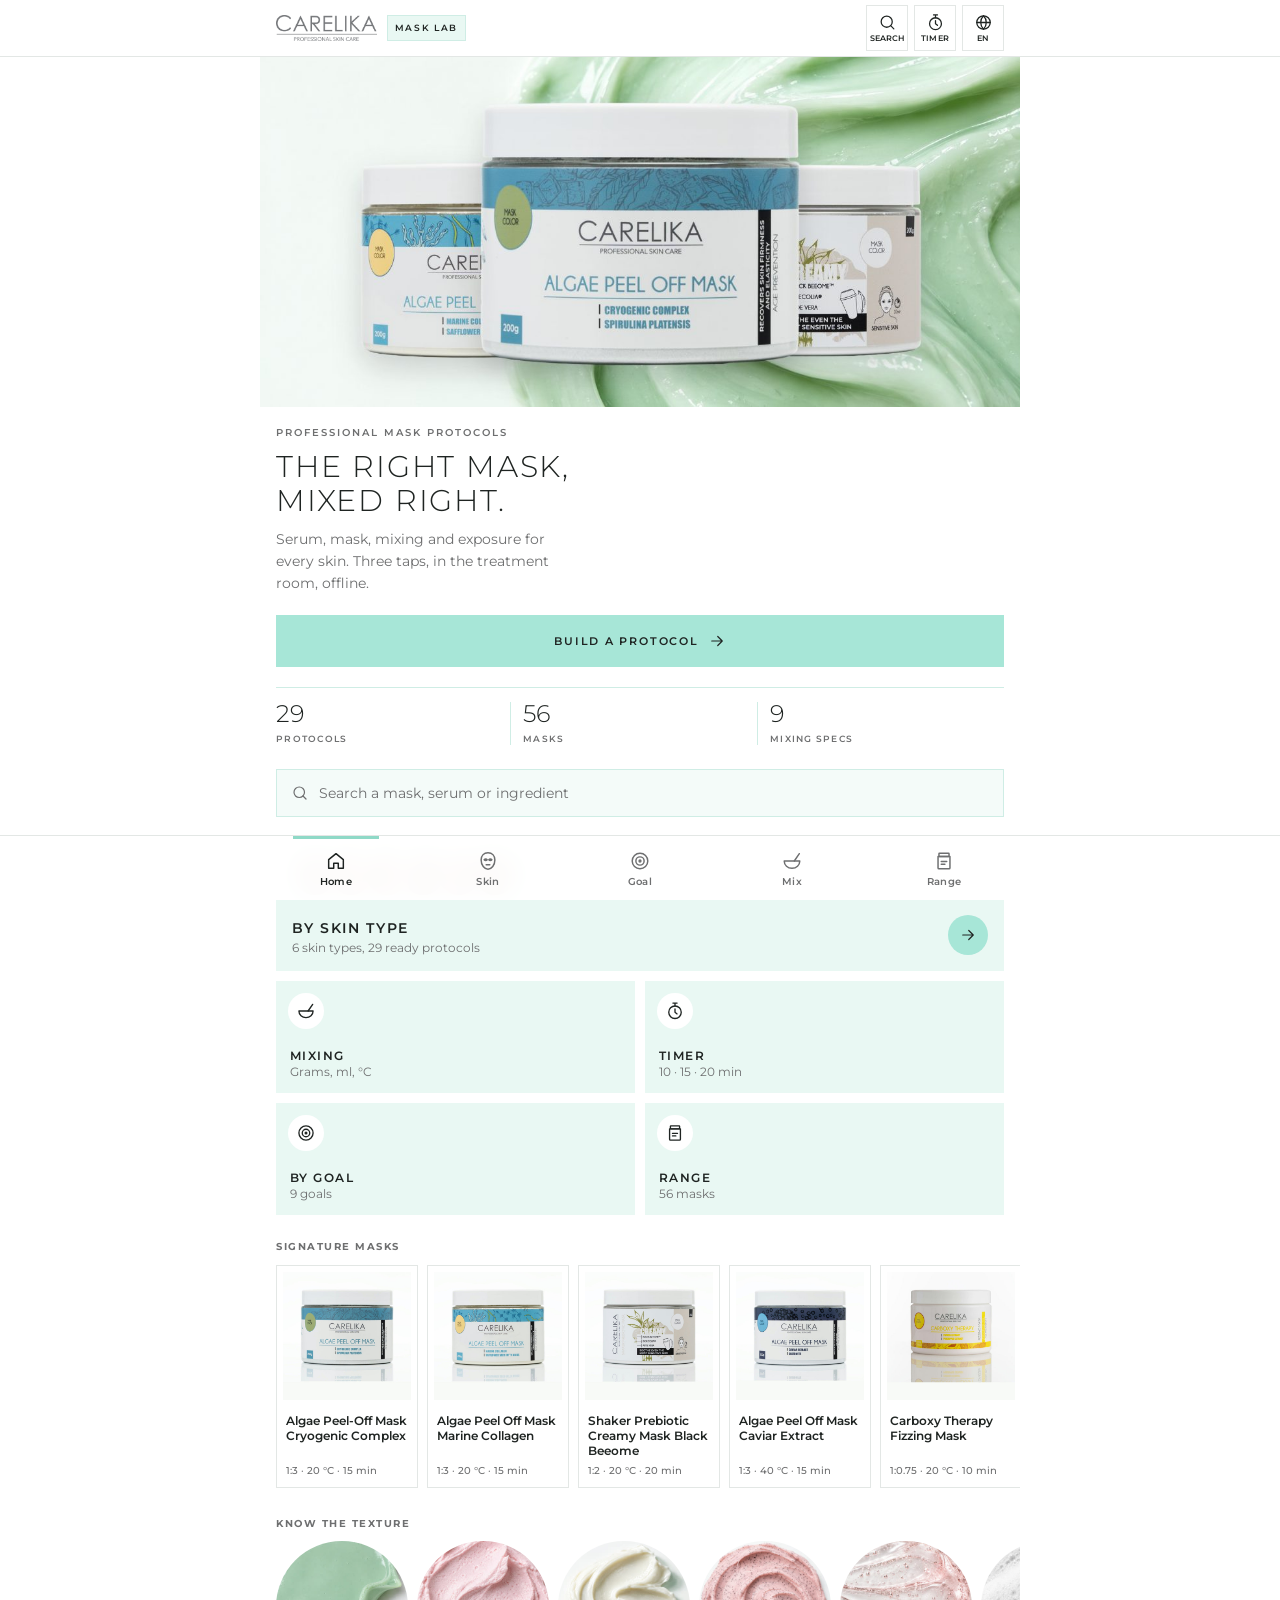
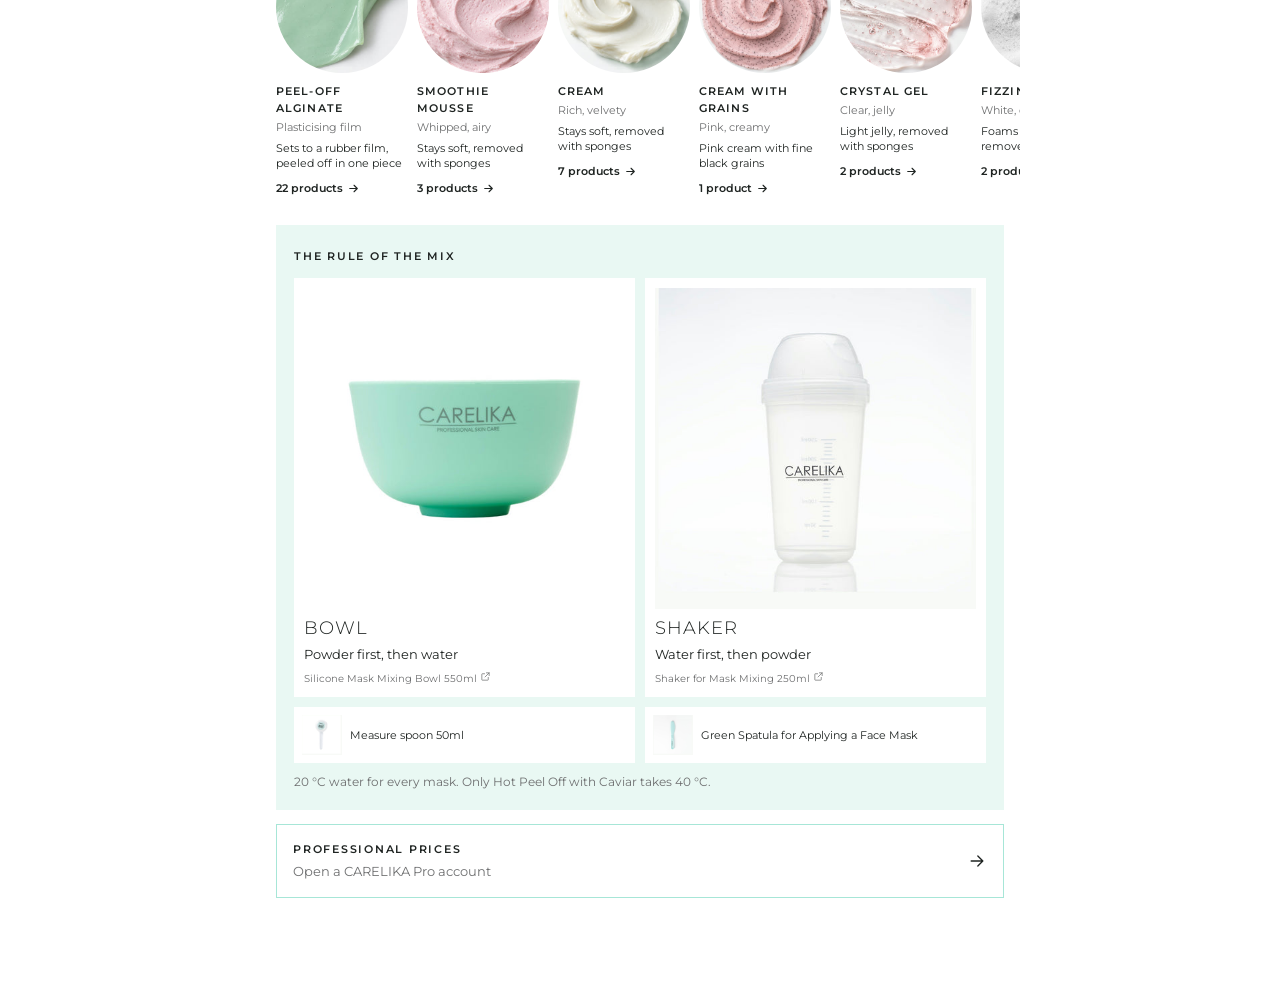
<file: index.html>
<!doctype html>
<html lang="en">
<head>
<meta charset="utf-8">
<meta name="viewport" content="width=device-width,initial-scale=1,viewport-fit=cover">
<title>CARELIKA Mask Lab</title>
<meta name="description" content="CARELIKA Mask Lab: professional mask protocols for cosmetologists. Serum and mask by skin type and concern, mixing ratios, textures, exposure timer. EN, ES, DE, RU, LV.">
<link rel="canonical" href="https://masklab.carelikacosmetics.com/">
<meta property="og:title" content="CARELIKA Mask Lab">
<meta property="og:description" content="Professional mask protocols for cosmetologists: serum and mask by skin type, mixing ratios, textures, exposure timer.">
<meta property="og:image" content="https://masklab.carelikacosmetics.com/img/cover.jpg">
<meta property="og:url" content="https://masklab.carelikacosmetics.com/">
<script type="application/ld+json">{"@context":"https://schema.org","@type":"WebApplication","name":"CARELIKA Mask Lab","url":"https://masklab.carelikacosmetics.com/","applicationCategory":"BusinessApplication","operatingSystem":"Any","inLanguage":["en","es","de","ru","lv"],"description":"Treatment-room guide for professional CARELIKA masks: serum and mask by skin type and concern, mixing ratios, textures and an exposure timer.","publisher":{"@type":"Organization","name":"CARELIKA","url":"https://carelikacosmetics.com"}}</script>
<meta name="color-scheme" content="only light">
<meta name="theme-color" content="#FFFFFF">
<meta name="apple-mobile-web-app-capable" content="yes">
<meta name="mobile-web-app-capable" content="yes">
<meta name="apple-mobile-web-app-status-bar-style" content="default">
<meta name="apple-mobile-web-app-title" content="Mask Lab">
<link rel="manifest" href="manifest.webmanifest">
<link rel="icon" type="image/png" sizes="192x192" href="img/icons/icon-192.png">
<link rel="apple-touch-icon" href="img/icons/apple-touch-icon.png">
<link rel="preconnect" href="https://fonts.googleapis.com">
<link rel="preconnect" href="https://fonts.gstatic.com" crossorigin>
<link rel="stylesheet" href="https://fonts.googleapis.com/css2?family=Montserrat:wght@300;400;500;600;700&display=swap">
<link rel="stylesheet" href="app.css">
</head>
<body>

<header class="top">
  <div class="wrap">
    <button type="button" class="brandbtn" data-v="home" aria-label="Home"><img class="logo" src="img/logo.png" alt="CARELIKA Professional Skin Care"></button>
    <span class="pg">Mask Lab</span>
    <span class="sp"></span>
    <button class="hbtn" id="searchbtn" type="button">
      <svg viewBox="0 0 24 24"><circle cx="11" cy="11" r="7"/><path d="M20 20l-4-4"/></svg><span data-i18n="nav.search">Search</span>
    </button>
    <button class="hbtn" id="timerbtn" type="button">
      <svg viewBox="0 0 24 24"><circle cx="12" cy="13.5" r="7.5"/><path d="M12 9.5v4l2.5 2M9.5 2.5h5M12 2.5V6"/></svg><span data-i18n="nav.timer">Timer</span>
    </button>
    <button class="hbtn" id="langbtn" type="button">
      <svg viewBox="0 0 24 24"><circle cx="12" cy="12" r="8.5"/><path d="M3.5 12h17M12 3.5c2.4 2.4 3.5 5.3 3.5 8.5s-1.1 6.1-3.5 8.5M12 3.5C9.6 5.9 8.5 8.8 8.5 12s1.1 6.1 3.5 8.5"/></svg><span id="langcode">EN</span>
    </button>
  </div>
</header>

<main>
  <!-- 0. HOME -->
  <section class="view on" id="v-home">
    <div class="wrap">
      <img class="coverimg" src="img/cover.jpg" alt="" width="1170" height="540">
      <div class="hero">
        <div class="eyebrow" data-i18n="home.eyebrow"></div>
        <h1 data-i18n="home.h1"></h1>
        <p data-i18n="home.p"></p>
        <button type="button" class="cta" data-v="pick"><span data-i18n="home.cta"></span> <svg viewBox="0 0 24 24"><path d="M5 12h14M13 6l6 6-6 6"/></svg></button>
        <div class="facts">
          <div><b id="nprot">29</b><span data-i18n="home.f.prot"></span></div>
          <div><b id="nmask">58</b><span data-i18n="home.f.mask"></span></div>
          <div><b id="nmix">9</b><span data-i18n="home.f.mix"></span></div>
        </div>
      </div>

      <button type="button" class="searchpill" id="homesearch">
        <svg viewBox="0 0 24 24"><circle cx="11" cy="11" r="7"/><path d="M20 20l-4-4"/></svg>
        <span data-i18n="home.search"></span>
      </button>

      <div class="install" id="install">
        <div class="bd"><b data-i18n="install.title"></b><span id="installtxt" data-i18n="install.txt"></span></div>
        <button type="button" id="installgo" data-i18n="install.add"></button>
        <button type="button" class="x" id="installx" aria-label="Hide">×</button>
      </div>

      <div class="bento">
        <button type="button" class="tile wide" data-v="pick">
          <span class="swatches" aria-hidden="true"><img src="img/skin-dry.jpg" alt=""><img src="img/skin-oily.jpg" alt=""><img src="img/skin-combination.jpg" alt=""><img src="img/skin-normal.jpg" alt=""><img src="img/skin-sensitive.jpg" alt=""><img src="img/skin-mature.jpg" alt=""></span>
          <span class="go" aria-hidden="true"><svg viewBox="0 0 24 24"><path d="M5 12h14M13 6l6 6-6 6"/></svg></span>
          <b data-i18n="tile.skin"></b><span class="s" data-i18n="tile.skin.s"></span>
        </button>
        <button type="button" class="tile" data-v="mix">
          <span class="ic"><svg viewBox="0 0 24 24"><path d="M3.5 12h17c0 4.7-3.8 8-8.5 8s-8.5-3.3-8.5-8z"/><path d="M14.5 12l5.5-8"/></svg></span>
          <b data-i18n="tile.mix"></b><span class="s" data-i18n="tile.mix.s"></span>
        </button>
        <button type="button" class="tile" id="tile-timer">
          <span class="ic"><svg viewBox="0 0 24 24"><circle cx="12" cy="13.5" r="7.5"/><path d="M12 9.5v4l2.5 2M9.5 2.5h5M12 2.5V6"/></svg></span>
          <b data-i18n="tile.timer"></b><span class="s" data-i18n="tile.timer.s"></span>
        </button>
        <button type="button" class="tile" data-v="need">
          <span class="ic"><svg viewBox="0 0 24 24"><circle cx="12" cy="12" r="8.5"/><circle cx="12" cy="12" r="4.5"/><circle cx="12" cy="12" r="1"/></svg></span>
          <b data-i18n="tile.goal"></b><span class="s" id="tile-goal"></span>
        </button>
        <button type="button" class="tile" data-v="range">
          <span class="ic"><svg viewBox="0 0 24 24"><rect x="6.5" y="3.5" width="11" height="3.5" rx=".5"/><path d="M5.5 7h13v12.5a1 1 0 0 1-1 1h-11a1 1 0 0 1-1-1z"/><path d="M9 12.5h6M9 15.5h4"/></svg></span>
          <b data-i18n="tile.range"></b><span class="s" id="tile-range"></span>
        </button>
      </div>

      <div class="lab" data-i18n="home.sig"></div>
      <div class="strip sigstrip" id="sig"></div>

      <div id="homesaved"></div>

      <div class="lab" data-i18n="home.tex"></div>
      <div class="strip" id="texgrid"></div>

      <div class="rule" id="rule"></div>

      <a class="probanner" data-pro href="https://carelikacosmetics.com/pages/professional-registration" target="_blank" rel="noopener">
        <div><b data-i18n="pro.title"></b><span data-i18n="pro.sub"></span></div>
        <svg viewBox="0 0 24 24"><path d="M5 12h14M13 6l6 6-6 6"/></svg>
      </a>
    </div>
  </section>

  <!-- 1. SKIN -->
  <section class="view" id="v-pick">
    <div class="wrap">
      <div class="vh"><div class="eyebrow" data-i18n="pick.eyebrow"></div><h2 data-i18n="pick.h2"></h2></div>
      <div class="step"><i>1</i><b data-i18n="pick.s1"></b></div>
      <div class="typegrid" id="types"></div>
      <p class="typenote" id="typenote"></p>
      <div class="step"><i>2</i><b data-i18n="pick.s2"></b></div>
      <div class="chips" id="concerns"></div>
      <div class="step"><i>3</i><b data-i18n="pick.s3"></b></div>
      <div class="result" id="result"></div>
    </div>
  </section>

  <!-- 2. GOAL -->
  <section class="view" id="v-need">
    <div class="wrap">
      <div class="vh"><div class="eyebrow" data-i18n="need.eyebrow"></div><h2 data-i18n="need.h2"></h2></div>
      <div class="chips scroll" id="needs"></div>
      <img class="needhero" id="needhero" src="img/need-calm.jpg" alt="">
      <p class="teach" id="needteach"></p>
      <div class="rows" id="needlist"></div>

      <div class="lab" data-i18n="need.clinic"></div>
      <p class="warn" data-i18n="need.warn"></p>
      <div id="ctxwrap"></div>
    </div>
  </section>

  <!-- 3. MIX -->
  <section class="view" id="v-mix">
    <div class="wrap">
      <div class="vh"><div class="eyebrow" data-i18n="mix.eyebrow"></div><h2 data-i18n="mix.h2"></h2><p data-i18n="mix.p"></p></div>

      <div class="rule" id="rule2"></div>

      <div class="calc">
        <h3 data-i18n="water.h"></h3>
        <p data-i18n="water.p"></p>
        <div class="fld"><label for="wfam" data-i18n="f.family"></label><select id="wfam"></select></div>
        <div class="fld"><label for="wg" data-i18n="f.powder"></label><input id="wg" type="number" min="1" step="1" inputmode="numeric"></div>
        <div class="yield"><b class="num" id="wml">75</b><span data-i18n="water.unit"></span><em id="wd"></em></div>
      </div>

      <div class="lab" data-i18n="flow.where"></div>
      <div class="flow">
        <div><em>1</em><span data-i18n="flow.1"></span></div><div><em>2</em><span data-i18n="flow.2"></span></div><div class="hi"><em>3</em><span data-i18n="flow.3"></span></div><div class="hi"><em>4</em><span data-i18n="flow.4"></span></div><div><em>5</em><span data-i18n="flow.5"></span></div>
      </div>
      <p class="teach" data-i18n="mix.teach"></p>

      <div class="lab" data-i18n="mix.all"></div>
      <div class="mixgrid" id="mixgrid"></div>

      <div class="lab" data-i18n="tips.h"></div>
      <ul class="tips">
        <li><b data-i18n="tip1.b"></b><span data-i18n="tip1"></span></li>
        <li><b data-i18n="tip2.b"></b><span data-i18n="tip2"></span></li>
        <li><b data-i18n="tip3.b"></b><span data-i18n="tip3"></span></li>
      </ul>

      <div class="calc">
        <h3 data-i18n="jar.h"></h3>
        <p data-i18n="jar.p"></p>
        <div class="fld"><label for="calcfam" data-i18n="f.family"></label><select id="calcfam"></select></div>
        <div class="fld2">
          <div class="fld"><label for="calcjar" data-i18n="f.jar"></label><input id="calcjar" type="number" min="1" step="1" value="200" inputmode="numeric"></div>
          <div class="fld"><label for="calccost" data-i18n="f.price"></label><input id="calccost" type="number" min="0" step="0.01" placeholder="24.00" inputmode="decimal"></div>
        </div>
        <div class="yield"><b class="num" id="yieldN">8</b><span id="yieldL"></span><em id="yieldD"></em></div>
      </div>
    </div>
  </section>

  <!-- 4. RANGE -->
  <section class="view" id="v-range">
    <div class="wrap">
      <div class="vh"><div class="eyebrow" data-i18n="range.eyebrow"></div><h2 data-i18n="range.h2"></h2><p data-i18n="range.p"></p></div>
      <div id="rangefilters"></div>
      <div id="rangewrap"></div>

      <div class="lab" data-i18n="range.sheets"></div>
      <div class="mats">
        <div class="mat"><b data-i18n="mat.bio.b"></b><span data-i18n="mat.bio"></span></div>
        <div class="mat"><b data-i18n="mat.hyd.b"></b><span data-i18n="mat.hyd"></span></div>
        <div class="mat"><b data-i18n="mat.tis.b"></b><span data-i18n="mat.tis"></span></div>
      </div>

      <div class="lab" data-i18n="range.serums"></div>
      <div class="rows" id="serumlist"></div>
      <div class="lab" data-i18n="range.creams"></div>
      <div class="rows" id="creamlist"></div>
      <p class="teach" data-i18n="range.note"></p>
    </div>
  </section>

  <!-- 5. SEARCH + SAVED -->
  <section class="view" id="v-find">
    <div class="wrap">
      <div class="search">
        <svg viewBox="0 0 24 24" fill="none" stroke-width="1.8"><circle cx="11" cy="11" r="7"/><path d="M20 20l-4-4"/></svg>
        <input id="q" type="search" data-i18n-ph="find.ph" autocomplete="off" aria-label="Search">
      </div>
      <div class="rows" id="hits"></div>
      <div id="saved"></div>
      <div class="foot">
        <img src="img/logo.png" alt="CARELIKA Professional Skin Care">
        <h3 data-i18n="foot.h"></h3>
        <p data-i18n="foot.p"></p>
        <a class="cta ghost" data-pro href="https://carelikacosmetics.com/pages/professional-registration" target="_blank" rel="noopener" data-i18n="foot.cta"></a>
        <p style="margin-top:14px" data-i18n="foot.legal"></p>
      </div>
    </div>
  </section>
</main>

<button class="pill" id="pill" type="button"><svg viewBox="0 0 24 24"><circle cx="12" cy="13.5" r="7.5"/><path d="M12 9.5v4l2.5 2M9.5 2.5h5M12 2.5V6"/></svg><b id="pillt">15:00</b><span id="pilln"></span></button>

<div class="sheet" id="sheet" role="dialog" aria-modal="true">
  <div class="lbl" data-i18n="t.label"></div>
  <div class="nm" id="tname"></div>
  <div class="ring">
    <svg viewBox="0 0 120 120"><circle class="bg" cx="60" cy="60" r="54"/><circle class="fg" id="tring" cx="60" cy="60" r="54" stroke-dasharray="339.3" stroke-dashoffset="0"/></svg>
    <div class="t"><b id="tleft">15:00</b><span id="tstate"></span></div>
  </div>
  <div class="presets" id="presets">
    <button type="button" data-m="10"></button><button type="button" data-m="15"></button><button type="button" data-m="20"></button>
  </div>
  <div class="tctl">
    <button type="button" id="tminus" data-i18n="t.minus"></button>
    <button type="button" class="main" id="tmain"></button>
    <button type="button" id="tplus" data-i18n="t.plus"></button>
  </div>
  <button type="button" class="close" id="tvoice"></button>
  <button type="button" class="close" id="tstop" data-i18n="t.stop"></button>
  <button type="button" class="close" id="thide" data-i18n="t.hide"></button>
</div>

<div class="sheet langsheet" id="langsheet" role="dialog" aria-modal="true">
  <div class="lbl" data-i18n="nav.lang"></div>
  <div class="langs" id="langs"></div>
  <button type="button" class="close" id="langclose" data-i18n="t.hide"></button>
</div>

<nav class="tabs" role="tablist">
  <div class="inner">
    <button class="tab" role="tab" data-v="home" aria-selected="true"><svg viewBox="0 0 24 24"><path d="M4 10.5L12 4l8 6.5V20h-5.5v-5.5h-5V20H4z"/></svg><span data-i18n="nav.home"></span></button>
    <button class="tab" role="tab" data-v="pick" aria-selected="false"><svg viewBox="0 0 24 24"><path d="M12 3c4.4 0 7.5 3.1 7.5 8 0 5.5-3.6 10-7.5 10s-7.5-4.5-7.5-10c0-4.9 3.1-8 7.5-8z"/><path d="M7.8 10.6c.9-1 2.5-1 3.3 0-.8 1-2.4 1-3.3 0zM12.9 10.6c.8-1 2.4-1 3.3 0-.9 1-2.5 1-3.3 0z"/><path d="M10 16h4"/></svg><span data-i18n="nav.skin"></span></button>
    <button class="tab" role="tab" data-v="need" aria-selected="false"><svg viewBox="0 0 24 24"><circle cx="12" cy="12" r="8.5"/><circle cx="12" cy="12" r="4.5"/><circle cx="12" cy="12" r="1"/></svg><span data-i18n="nav.goal"></span></button>
    <button class="tab" role="tab" data-v="mix" aria-selected="false"><svg viewBox="0 0 24 24"><path d="M3.5 12h17c0 4.7-3.8 8-8.5 8s-8.5-3.3-8.5-8z"/><path d="M14.5 12l5.5-8"/></svg><span data-i18n="nav.mix"></span></button>
    <button class="tab" role="tab" data-v="range" aria-selected="false"><svg viewBox="0 0 24 24"><rect x="6.5" y="3.5" width="11" height="3.5" rx=".5"/><path d="M5.5 7h13v12.5a1 1 0 0 1-1 1h-11a1 1 0 0 1-1-1z"/><path d="M9 12.5h6M9 15.5h4"/></svg><span data-i18n="nav.range"></span></button>
  </div>
</nav>

<script src="data.js"></script>
<script src="photos.js"></script>
<script src="site.js"></script>
<script src="i18n.js"></script>
<script src="app.js"></script>
</body>
</html>
</file>
<file: app.css>
/* CARELIKA Pro Guide - phone-first cheat sheet for the treatment room.
   Palette follows the site: ~70% white, ~20% mint Pantone 331 C, graphite only for text and thin lines. No black fills. */
:root{
  --paper:#FFFFFF;
  --ink:#1F2422;
  --muted:#6E6F70;
  --faint:#A9AFAD;
  --line:#E3E7E5;
  --mint:#A7E6D7;
  --mint-h:#8FD9C7;
  --soft:#F4FBF9;
  --soft2:#EEF9F6;
  --amber:#F28C28;
  --ff:"Montserrat",-apple-system,BlinkMacSystemFont,"Segoe UI",Helvetica,Arial,sans-serif;
  --tabh:64px;
  --top:env(safe-area-inset-top,0px);
  --bot:env(safe-area-inset-bottom,0px);
  color-scheme:only light;
}
*{box-sizing:border-box;-webkit-tap-highlight-color:transparent}
html{background:var(--paper);color-scheme:only light}
body{margin:0;background:var(--paper);color:var(--ink);font-family:var(--ff);font-size:15px;line-height:1.55;-webkit-font-smoothing:antialiased;
  padding-bottom:calc(var(--tabh) + var(--bot) + 12px);overscroll-behavior-y:none}
img{max-width:100%;display:block}
h1,h2,h3,h4{margin:0;font-weight:600;text-wrap:balance}
p{margin:0}
button{font-family:var(--ff);color:var(--ink)}
.num{font-variant-numeric:tabular-nums}
.wrap{max-width:760px;margin:0 auto;padding-left:max(16px,env(safe-area-inset-left,0px));padding-right:max(16px,env(safe-area-inset-right,0px))}
mark{background:linear-gradient(transparent 55%,var(--mint) 55%);color:inherit;padding:0 1px}
:focus-visible{outline:2px solid var(--mint-h);outline-offset:2px}

/* ---------- header ---------- */
.top{position:sticky;top:0;z-index:30;background:rgba(255,255,255,.96);backdrop-filter:blur(10px);-webkit-backdrop-filter:blur(10px);
  border-bottom:1px solid var(--line);padding-top:var(--top)}
.top .wrap{display:flex;align-items:center;gap:12px;height:56px}
.top .logo{height:26px;width:auto}
.top .pg{font-size:9px;letter-spacing:.16em;text-transform:uppercase;font-weight:600;color:var(--ink);background:var(--mint);padding:5px 8px;white-space:nowrap}
.top .sp{flex:1}
.iconbtn{width:42px;height:42px;border:1px solid var(--line);background:var(--paper);display:flex;align-items:center;justify-content:center;cursor:pointer;position:relative;padding:0}
.iconbtn svg{width:20px;height:20px}
.iconbtn .cnt{position:absolute;top:-6px;right:-6px;min-width:18px;height:18px;border-radius:9px;background:var(--mint);font-size:10px;font-weight:700;display:flex;align-items:center;justify-content:center;padding:0 4px}
.iconbtn .cnt:empty{display:none}

/* ---------- views ---------- */
.view{display:none}
.view.on{display:block;animation:rise .28s ease both}
@keyframes rise{from{opacity:0;transform:translateY(6px)}to{opacity:1;transform:none}}
.view>.wrap{padding-top:20px;padding-bottom:28px}
.hook{background:var(--soft);margin:0 calc(-1 * max(16px,env(safe-area-inset-left,0px)));padding:18px max(16px,env(safe-area-inset-left,0px)) 18px;border-bottom:1px solid var(--line)}
.hook h1{font-size:23px;font-weight:600;line-height:1.2;letter-spacing:-.01em}
.hook p{font-size:13.5px;color:var(--muted);margin-top:7px;line-height:1.5}
.hook .facts{display:flex;gap:0;margin-top:14px}
.hook .facts div{flex:1;min-width:0;padding-right:10px;margin-right:10px;border-right:1px solid var(--line)}
.hook .facts div:last-child{border-right:0;margin-right:0;padding-right:0}
.hook .facts b{display:block;font-size:20px;font-weight:600;line-height:1.1}
.hook .facts span{display:block;font-size:9.5px;letter-spacing:.08em;text-transform:uppercase;color:var(--muted);font-weight:600;margin-top:4px;line-height:1.3}

.step{display:flex;align-items:center;gap:10px;margin:22px 0 12px}
.step i{font-style:normal;width:24px;height:24px;border-radius:50%;background:var(--mint);font-size:12px;font-weight:700;display:flex;align-items:center;justify-content:center;flex:0 0 24px}
.step b{font-size:11px;letter-spacing:.14em;text-transform:uppercase;font-weight:700}
.step span{font-size:12px;color:var(--muted);margin-left:auto}
.lab{font-size:10px;letter-spacing:.15em;text-transform:uppercase;color:var(--muted);font-weight:700;margin:24px 0 10px}

/* ---------- skin cards ---------- */
.typegrid{display:grid;grid-template-columns:repeat(3,1fr);gap:8px}
.tc{border:1px solid var(--line);background:var(--paper);padding:0;cursor:pointer;text-align:left;overflow:hidden;min-width:0;display:block}
.tc img{aspect-ratio:4/3;object-fit:cover;width:100%;object-position:center}
.tc span{display:block;padding:8px 9px 9px;font-size:11px;letter-spacing:.06em;text-transform:uppercase;font-weight:700}
.tc[aria-pressed=true]{border-color:var(--mint-h);box-shadow:inset 0 0 0 2px var(--mint-h)}
.tc[aria-pressed=true] span{background:var(--mint)}
.typenote{font-size:13px;color:var(--muted);margin-top:10px;line-height:1.5}
.typenote b{color:var(--ink)}

/* ---------- chips ---------- */
.chips{display:flex;gap:8px;flex-wrap:wrap}
.chip{font-size:12.5px;font-weight:600;background:var(--paper);border:1px solid var(--line);padding:10px 13px;cursor:pointer;text-align:left;line-height:1.3}
.chip[aria-pressed=true]{background:var(--mint);border-color:var(--mint)}
.chips.scroll{flex-wrap:nowrap;overflow-x:auto;scrollbar-width:none;margin:0 -16px;padding:0 16px 2px}
.chips.scroll::-webkit-scrollbar{display:none}
.chips.scroll .chip{white-space:nowrap;flex:0 0 auto}

/* ---------- protocol result ---------- */
.result{margin-top:22px;scroll-margin-top:72px}
.rhead{display:flex;align-items:flex-start;gap:12px}
.rhead .g{flex:1;min-width:0}
.rhead .k{font-size:10px;letter-spacing:.15em;text-transform:uppercase;color:var(--muted);font-weight:700}
.rhead h2{font-size:19px;font-weight:600;line-height:1.25;margin-top:5px}
.star{width:42px;height:42px;flex:0 0 42px;border:1px solid var(--line);background:var(--paper);cursor:pointer;display:flex;align-items:center;justify-content:center;padding:0}
.star svg{width:20px;height:20px;fill:none;stroke:var(--ink);stroke-width:1.6}
.star[aria-pressed=true]{background:var(--mint);border-color:var(--mint)}
.star[aria-pressed=true] svg{fill:var(--ink)}
.zone{font-size:13px;color:var(--muted);margin-top:8px}

.flow{display:flex;margin-top:14px;border:1px solid var(--line)}
.flow div{flex:1;min-width:0;padding:8px 4px;text-align:center;font-size:9.5px;letter-spacing:.04em;text-transform:uppercase;font-weight:700;color:var(--faint);line-height:1.25}
.flow div+div{border-left:1px solid var(--line)}
.flow div em{display:block;font-style:normal;font-size:15px;font-weight:600;margin-bottom:2px}
.flow div.hi{background:var(--mint);color:var(--ink)}

.duo{display:grid;grid-template-columns:1fr 1fr;gap:10px;margin-top:14px}
.pc{border:1px solid var(--line);background:var(--paper);display:flex;flex-direction:column;min-width:0}
.pc .ph{aspect-ratio:1/1;width:100%;object-fit:contain;background:var(--paper);padding:6px}
.pc .bd{padding:10px 11px 12px;border-top:1px solid var(--line);display:flex;flex-direction:column;flex:1}
.pc .k{font-size:9px;letter-spacing:.14em;text-transform:uppercase;font-weight:700;color:var(--muted)}
.pc .n{font-size:13px;font-weight:600;line-height:1.3;margin-top:5px;flex:1}
.pc .t{align-self:flex-start;margin-top:9px;font-size:9px;letter-spacing:.1em;text-transform:uppercase;font-weight:700;background:var(--soft2);padding:4px 7px}
.noimg{display:flex;align-items:center;justify-content:center;background:var(--soft)}
.noimg img{width:58%;opacity:.45}

/* mixing spec */
.spec{margin-top:12px;background:var(--soft);border:1px solid var(--line);padding:16px}
.spec .sh{display:flex;align-items:center;gap:8px;font-size:10px;letter-spacing:.14em;text-transform:uppercase;font-weight:700}
.spec .sh span{margin-left:auto;background:var(--paper);border:1px solid var(--line);padding:3px 7px;font-size:9px}
.big{display:grid;grid-template-columns:repeat(4,1fr);gap:8px;margin-top:12px}
.big div{min-width:0}
.big b{display:block;font-size:22px;font-weight:600;line-height:1.05;letter-spacing:-.01em}
.big span{display:block;font-size:9px;letter-spacing:.1em;text-transform:uppercase;color:var(--muted);font-weight:700;margin-top:5px}
.hot{position:relative}
.hot::after{content:"";display:inline-block;width:8px;height:8px;border-radius:50%;background:var(--amber);margin-left:5px;vertical-align:middle}
.bar2{display:flex;height:8px;margin-top:14px;background:var(--line)}
.bar2 i{display:block;height:100%}
.bar2 .pw{background:var(--mint-h)}
.bar2 .wt{background:#D8F2EB}
.order{display:flex;margin-top:12px;gap:6px;flex-wrap:wrap}
.order span{font-size:11px;font-weight:600;background:var(--paper);border:1px solid var(--line);padding:6px 9px}
.order span b{font-weight:700;margin-right:4px}
.rtu{margin-top:12px;background:var(--soft);border:1px solid var(--line);padding:14px 16px;font-size:13px;font-weight:600}
.why{font-size:12.5px;color:var(--muted);margin-top:12px;line-height:1.55}

.cta{display:flex;align-items:center;justify-content:center;gap:9px;width:100%;margin-top:14px;background:var(--mint);border:0;padding:15px 16px;font-size:13px;font-weight:700;letter-spacing:.06em;text-transform:uppercase;cursor:pointer}
.cta:active{background:var(--mint-h)}
.cta svg{width:18px;height:18px}
.cta.sm{width:auto;margin-top:10px;padding:9px 12px;font-size:11px}
.ghost{background:var(--paper);border:1px solid var(--mint-h)}

/* alternates strip */
.alts{margin-top:18px}
.alts .sh{font-size:10px;letter-spacing:.14em;text-transform:uppercase;color:var(--muted);font-weight:700;margin-bottom:9px}
.strip{display:flex;gap:9px;overflow-x:auto;scrollbar-width:none;margin:0 -16px;padding:0 16px 4px}
.strip::-webkit-scrollbar{display:none}
.mini{flex:0 0 118px;border:1px solid var(--line);background:var(--paper);min-width:0;display:flex;flex-direction:column}
.mini .ph{aspect-ratio:1/1;width:100%;object-fit:contain;padding:4px}
.mini span{display:block;font-size:11px;font-weight:600;line-height:1.3;padding:7px 8px 9px;border-top:1px solid var(--line);flex:1}

/* ---------- product rows (need / range / find) ---------- */
.rows{display:flex;flex-direction:column;gap:10px;margin-top:14px}
.row{border:1px solid var(--line);padding:12px;display:flex;gap:12px;align-items:flex-start;min-width:0;background:var(--paper)}
.row .ph{flex:0 0 84px;width:84px;height:84px;object-fit:contain;border:1px solid var(--line);background:var(--paper)}
.row .noimg{flex:0 0 84px;width:84px;height:84px;border:1px solid var(--line)}
.row .bd{flex:1;min-width:0}
.row .nm{font-size:14px;font-weight:600;line-height:1.3}
.row .gv{font-size:12.5px;color:var(--muted);margin-top:6px;line-height:1.5}
.tags{display:flex;gap:5px;flex-wrap:wrap;margin-top:8px}
.tag{font-size:9px;letter-spacing:.08em;text-transform:uppercase;font-weight:700;background:var(--soft2);padding:4px 7px}
.ms{font-size:11.5px;font-weight:600;margin-top:8px;line-height:1.45}
.ms.rt{color:var(--muted);font-weight:500}
.meta{display:flex;gap:8px;flex-wrap:wrap;margin-top:6px;font-size:10.5px;color:var(--muted);font-weight:500}
.meta .pr{color:var(--ink);font-weight:700}
.meta .cpt{color:var(--ink);font-weight:700;background:var(--mint);padding:1px 6px}
.needhero{width:100%;aspect-ratio:16/7;object-fit:cover;margin-top:14px}
.teach{font-size:13px;color:var(--muted);margin-top:12px;line-height:1.6;padding-left:12px;border-left:3px solid var(--mint)}

/* clinic contexts */
.warn{border-left:3px solid var(--amber);padding:2px 0 2px 12px;font-size:12.5px;color:var(--muted);line-height:1.55;margin-top:14px}
.warn b{color:var(--ink)}
details.box{border:1px solid var(--line);margin-top:8px;background:var(--paper)}
details.box summary{list-style:none;cursor:pointer;padding:14px 44px 14px 14px;font-size:13.5px;font-weight:600;position:relative;line-height:1.35}
details.box summary::-webkit-details-marker{display:none}
details.box summary::after{content:"+";position:absolute;right:14px;top:50%;transform:translateY(-50%);width:24px;height:24px;border-radius:50%;background:var(--soft2);display:flex;align-items:center;justify-content:center;font-weight:500;font-size:17px}
details.box[open] summary::after{content:"-"}
details.box .in{padding:0 14px 14px}
.ctx .st{font-size:12.5px;color:var(--muted);line-height:1.55}
.ctx .ls{margin-top:12px}
.ctx .ls .rl{font-size:9.5px;letter-spacing:.13em;text-transform:uppercase;font-weight:700;margin-bottom:6px;display:flex;align-items:center;gap:6px}
.ctx .ls .rl::before{content:"";width:9px;height:9px;border-radius:50%}
.ctx .no .rl::before{background:var(--amber)}
.ctx .ok .rl::before{background:var(--mint-h)}
.ctx ul{margin:0;padding:0 0 0 17px;font-size:12.5px;line-height:1.5}
.ctx li{margin-top:4px}
.ctx .cl{font-size:11.5px;color:var(--muted);margin-top:12px;padding-top:10px;border-top:1px solid var(--line);line-height:1.5}

/* ---------- mixing ---------- */
.mixgrid{display:flex;flex-direction:column;gap:12px;margin-top:6px}
.mx{border:1px solid var(--line);background:var(--paper);padding:14px}
.mx .hd{display:flex;gap:12px;align-items:center}
.mx .hd .ph{flex:0 0 64px;width:64px;height:64px;object-fit:contain;border:1px solid var(--line)}
.mx .hd .noimg{flex:0 0 64px;width:64px;height:64px}
.mx .fam{font-size:15px;font-weight:600;line-height:1.3}
.mx .ves{display:inline-block;margin-top:5px;font-size:9px;letter-spacing:.12em;text-transform:uppercase;font-weight:700;background:var(--soft2);padding:3px 7px}
.calc{border:1px solid var(--line);margin-top:12px;padding:16px;background:var(--paper)}
.calc h3{font-size:15px}
.calc p{font-size:12.5px;color:var(--muted);margin-top:5px}
.fld{display:flex;flex-direction:column;gap:5px;margin-top:12px}
.fld label{font-size:9.5px;letter-spacing:.13em;text-transform:uppercase;color:var(--muted);font-weight:700}
.fld input,.fld select{font-family:var(--ff);font-size:16px;padding:12px;border:1px solid var(--line);background:var(--paper);color:var(--ink);width:100%;border-radius:0;-webkit-appearance:none;appearance:none}
.fld2{display:grid;grid-template-columns:1fr 1fr;gap:10px}
.yield{background:var(--soft);padding:16px;margin-top:14px;display:flex;align-items:baseline;gap:12px;flex-wrap:wrap}
.yield b{font-size:36px;font-weight:600;line-height:1}
.yield span{font-size:10px;letter-spacing:.12em;text-transform:uppercase;font-weight:700}
.yield em{font-style:normal;display:block;width:100%;font-size:12px;color:var(--muted);line-height:1.5}
.tips{margin:12px 0 0;padding:0;list-style:none;display:flex;flex-direction:column;gap:8px}
.tips li{font-size:12.5px;line-height:1.5;padding:12px;background:var(--soft);border-left:3px solid var(--mint)}
.tips li b{display:block;font-size:11px;letter-spacing:.08em;text-transform:uppercase;margin-bottom:3px}

/* ---------- range ---------- */
details.cat{border-top:1px solid var(--line)}
details.cat:last-of-type{border-bottom:1px solid var(--line)}
details.cat summary{list-style:none;cursor:pointer;padding:14px 44px 14px 0;position:relative}
details.cat summary::-webkit-details-marker{display:none}
details.cat summary::after{content:"+";position:absolute;right:0;top:50%;transform:translateY(-50%);width:28px;height:28px;border-radius:50%;background:var(--soft2);display:flex;align-items:center;justify-content:center;font-size:18px;font-weight:500}
details.cat[open] summary::after{content:"-"}
details.cat h3{font-size:13px;letter-spacing:.06em;text-transform:uppercase}
details.cat .sub{font-size:11.5px;color:var(--muted);margin-top:4px;font-weight:500}
details.cat .rows{margin:0 0 14px}
.mats{display:grid;grid-template-columns:1fr;gap:8px;margin-top:6px}
.mat{background:var(--soft);padding:13px 14px;font-size:12.5px;line-height:1.5;color:var(--muted)}
.mat b{display:block;color:var(--ink);font-size:12px;letter-spacing:.08em;text-transform:uppercase;margin-bottom:3px}

/* ---------- find ---------- */
.search{position:relative}
.search svg{position:absolute;left:13px;top:50%;transform:translateY(-50%);width:18px;height:18px;stroke:var(--muted)}
.search input{font-family:var(--ff);font-size:16px;padding:14px 14px 14px 40px;border:1px solid var(--line);width:100%;border-radius:0;background:var(--soft);color:var(--ink);-webkit-appearance:none;appearance:none}
.empty{color:var(--muted);font-size:13px;margin-top:14px;line-height:1.55}
.savedp{border:1px solid var(--line);padding:12px 14px;display:flex;gap:10px;align-items:center;margin-top:8px;cursor:pointer;background:var(--paper);width:100%;text-align:left}
.savedp .bd{flex:1;min-width:0}
.savedp b{display:block;font-size:13px;font-weight:600;line-height:1.3}
.savedp span{display:block;font-size:11.5px;color:var(--muted);margin-top:3px;line-height:1.4}
.savedp img{width:44px;height:44px;object-fit:contain;flex:0 0 44px}
.foot{border-top:1px solid var(--line);margin-top:30px;padding-top:20px;font-size:12px;color:var(--muted);line-height:1.6}
.foot h3{font-size:10px;letter-spacing:.14em;text-transform:uppercase;color:var(--ink);margin-bottom:8px}
.foot img{height:22px;width:auto;margin-bottom:12px}

/* ---------- timer ---------- */
.pill{position:fixed;left:50%;transform:translateX(-50%);bottom:calc(var(--tabh) + var(--bot) + 10px);z-index:45;display:none;align-items:center;gap:10px;background:var(--mint);border:0;padding:10px 16px;box-shadow:0 6px 20px rgba(31,36,34,.14);cursor:pointer;max-width:calc(100% - 32px)}
.pill.on{display:flex}
.pill b{font-size:17px;font-weight:700;font-variant-numeric:tabular-nums}
.pill span{font-size:11px;font-weight:600;white-space:nowrap;overflow:hidden;text-overflow:ellipsis;max-width:46vw}
.pill.done{animation:pulse 1s ease-in-out infinite}
@keyframes pulse{50%{background:var(--paper)}}
.sheet{position:fixed;inset:0;z-index:70;background:var(--soft);display:none;flex-direction:column;align-items:center;justify-content:center;padding:calc(var(--top) + 20px) 20px calc(var(--bot) + 20px);text-align:center}
.sheet.on{display:flex}
.sheet .lbl{font-size:11px;letter-spacing:.14em;text-transform:uppercase;font-weight:700;color:var(--muted)}
.sheet .nm{font-size:17px;font-weight:600;margin-top:6px;max-width:30ch;line-height:1.3}
.ring{position:relative;width:min(72vw,300px);aspect-ratio:1/1;margin:26px 0}
.ring svg{width:100%;height:100%;transform:rotate(-90deg)}
.ring circle{fill:none;stroke-width:9}
.ring .bg{stroke:var(--line)}
.ring .fg{stroke:var(--mint-h);stroke-linecap:round;transition:stroke-dashoffset .5s linear}
.ring .t{position:absolute;inset:0;display:flex;flex-direction:column;align-items:center;justify-content:center}
.ring .t b{font-size:clamp(52px,17vw,76px);font-weight:600;font-variant-numeric:tabular-nums;line-height:1;letter-spacing:-.02em}
.ring .t span{font-size:11px;letter-spacing:.14em;text-transform:uppercase;font-weight:700;color:var(--muted);margin-top:8px}
.tctl{display:flex;gap:10px;width:100%;max-width:360px}
.tctl button{flex:1;background:var(--paper);border:1px solid var(--line);padding:14px 4px;font-size:13px;font-weight:700;cursor:pointer}
.tctl button.main{background:var(--mint);border-color:var(--mint)}
.sheet .close{margin-top:14px;background:none;border:0;font-size:12px;letter-spacing:.12em;text-transform:uppercase;font-weight:700;color:var(--muted);padding:12px;cursor:pointer}
.sheet.done .ring .t span{color:var(--ink)}
.sheet.done .ring .fg{stroke:var(--amber)}
.presets{display:flex;gap:8px;margin-bottom:12px}
.presets button{background:var(--paper);border:1px solid var(--line);padding:9px 12px;font-size:12px;font-weight:700;cursor:pointer}

/* ---------- tab bar ---------- */
.tabs{position:fixed;left:0;right:0;bottom:0;z-index:40;background:rgba(255,255,255,.97);backdrop-filter:blur(10px);-webkit-backdrop-filter:blur(10px);border-top:1px solid var(--line);padding-bottom:var(--bot)}
.tabs .inner{display:flex;max-width:760px;margin:0 auto}
.tab{flex:1;background:none;border:0;cursor:pointer;height:var(--tabh);display:flex;flex-direction:column;align-items:center;justify-content:center;gap:4px;color:var(--muted);padding:0 2px;min-width:0;position:relative}
.tab svg{width:22px;height:22px;stroke:currentColor;fill:none;stroke-width:1.6}
.tab span{font-size:10px;letter-spacing:.04em;font-weight:600;white-space:nowrap}
.tab[aria-selected=true]{color:var(--ink)}
.tab[aria-selected=true]::before{content:"";position:absolute;top:0;left:22%;right:22%;height:3px;background:var(--mint-h)}

/* install hint */
.install{display:none;margin-top:16px;background:var(--soft2);padding:12px 14px;font-size:12.5px;line-height:1.5;align-items:center;gap:10px}
.install.on{display:flex}
.install .bd{flex:1}
.install b{display:block;font-size:12px}
.install button{background:var(--mint);border:0;padding:9px 12px;font-size:11px;font-weight:700;letter-spacing:.06em;text-transform:uppercase;cursor:pointer}
.install .x{background:none;padding:6px;font-size:16px}

@media(min-width:620px){
  .typegrid{grid-template-columns:repeat(6,1fr)}
  .mixgrid{display:grid;grid-template-columns:1fr 1fr}
  .mats{grid-template-columns:repeat(3,1fr)}
}
@media(max-width:360px){
  .big b{font-size:19px}
  .tab span{font-size:9px}
}
@media(prefers-reduced-motion:reduce){*{animation:none!important;transition:none!important}}
.fld select{background:var(--paper) url("data:image/svg+xml,%3Csvg xmlns='http://www.w3.org/2000/svg' width='12' height='8'%3E%3Cpath d='M1 1l5 5 5-5' fill='none' stroke='%231F2422' stroke-width='1.6'/%3E%3C/svg%3E") no-repeat right 14px center;padding-right:38px}

/* ===== v2: aligned with carelikacosmetics.com (uppercase light headings, letter-spaced buttons, site mint tokens) ===== */
:root{--soft:#F4FBF9;--soft2:#E9F8F3;--mline:#CFEDE5}
svg{fill:none;stroke:currentColor;stroke-width:1.6;stroke-linecap:round;stroke-linejoin:round}
.eyebrow{font-size:10px;letter-spacing:.2em;text-transform:uppercase;font-weight:600;color:var(--muted)}
h1,h2{text-transform:uppercase;font-weight:300;letter-spacing:.06em}
.cta{font-size:11px;font-weight:600;letter-spacing:.16em;padding:16px;border:.8px solid var(--mint)}
.cta.sm{font-size:10px;letter-spacing:.12em}
.ghost{background:var(--paper)!important;border:.8px solid var(--mint)!important;text-decoration:none;color:var(--ink);display:flex}
.chip{font-weight:500}

/* header */
.brandbtn{background:none;border:0;padding:0;cursor:pointer}
.top .pg{background:var(--soft2);border:.8px solid var(--mline);font-weight:600;letter-spacing:.18em}
.hbtn{display:flex;flex-direction:column;align-items:center;justify-content:center;gap:2px;width:52px;height:46px;background:var(--paper);border:.8px solid var(--line);cursor:pointer;padding:0}
.hbtn svg{width:19px;height:19px}
.hbtn span{font-size:8.5px;letter-spacing:.1em;text-transform:uppercase;font-weight:600}
.hbtn[aria-pressed=true]{background:var(--mint);border-color:var(--mint)}

/* home */
.hero{padding:26px 0 6px}
.hero h1{font-size:30px;line-height:1.12;margin-top:10px}
.hero p{font-size:14px;color:var(--muted);margin-top:12px;line-height:1.55;max-width:34ch}
.hero .cta{margin-top:20px}
.hero .cta svg{width:18px;height:18px}
.hero .facts{display:flex;margin-top:20px;border-top:.8px solid var(--mline);padding-top:14px}
.hero .facts div{flex:1;min-width:0}
.hero .facts div+div{border-left:.8px solid var(--mline);padding-left:12px}
.hero .facts b{display:block;font-size:24px;font-weight:300;line-height:1}
.hero .facts span{display:block;font-size:9px;letter-spacing:.14em;text-transform:uppercase;color:var(--muted);font-weight:600;margin-top:6px}
.searchpill{display:flex;align-items:center;gap:10px;width:100%;margin-top:18px;background:var(--soft);border:.8px solid var(--mline);padding:14px;cursor:pointer;color:var(--muted);font-size:14px;text-align:left}
.searchpill svg{width:18px;height:18px;flex:0 0 18px}
.bento{display:grid;grid-template-columns:1fr 1fr;gap:10px;margin-top:18px}
.tile{position:relative;overflow:hidden;background:var(--soft2);border:0;padding:14px;min-height:112px;display:flex;flex-direction:column;align-items:flex-start;justify-content:flex-end;text-align:left;cursor:pointer;gap:2px}
.tile .ic{position:absolute;top:12px;left:12px;width:36px;height:36px;border-radius:50%;background:var(--paper);display:flex;align-items:center;justify-content:center}
.tile .ic svg{width:20px;height:20px}
.tile b{font-size:12px;letter-spacing:.12em;text-transform:uppercase;font-weight:600}
.tile .s{font-size:11.5px;color:var(--muted)}
.tile.wide{grid-column:1/-1;min-height:150px;background:var(--paper);border:.8px solid var(--mline)}
.tile.wide img{position:absolute;right:0;top:0;bottom:0;width:48%;height:100%;object-fit:cover}
.tile.wide b,.tile.wide .s{position:relative;max-width:50%}
.tile:active{background:var(--mint)}
.sigstrip .sigc{flex:0 0 142px;background:var(--paper);border:.8px solid var(--line);padding:0;cursor:pointer;text-align:left;display:flex;flex-direction:column}
.sigc .ph{aspect-ratio:1/1;width:100%;object-fit:contain;padding:6px}
.sigc .n{font-size:11.5px;font-weight:600;line-height:1.3;padding:8px 9px 0;flex:1}
.sigc .s{font-size:10px;color:var(--muted);padding:5px 9px 10px;font-weight:500}
.texcard{flex:0 0 132px;background:var(--paper);display:flex;flex-direction:column}
.texcard img{width:132px;height:132px;border-radius:50%;object-fit:cover}
.texcard b{font-size:11px;letter-spacing:.1em;text-transform:uppercase;margin-top:10px;font-weight:600}
.texcard span{font-size:11px;color:var(--muted);margin-top:2px}
.texcard em{font-style:normal;font-size:10.5px;line-height:1.4;margin-top:6px;color:var(--ink)}
.rule{margin-top:24px;background:var(--soft2);padding:18px}
.rule>b{font-size:11px;letter-spacing:.16em;text-transform:uppercase;font-weight:600}
.rule .two{display:grid;grid-template-columns:1fr 1fr;gap:10px;margin-top:12px}
.rule .two div{background:var(--paper);padding:12px;font-size:12.5px;line-height:1.4}
.rule .two span{display:block;font-size:18px;font-weight:300;text-transform:uppercase;letter-spacing:.06em;margin-bottom:4px}
.rule p{font-size:12px;color:var(--muted);margin-top:10px}
.probanner{display:flex;align-items:center;gap:12px;margin-top:14px;border:.8px solid var(--mint);padding:16px;text-decoration:none;color:var(--ink)}
.probanner div{flex:1}
.probanner b{display:block;font-size:11px;letter-spacing:.16em;text-transform:uppercase;font-weight:600}
.probanner span{display:block;font-size:13px;color:var(--muted);margin-top:3px}
.probanner svg{width:20px;height:20px}

/* section headers */
.vh{padding-top:6px}
.vh h2{font-size:22px;line-height:1.2;margin-top:8px}
.vh p{font-size:13px;color:var(--muted);margin-top:10px;line-height:1.55}
.rhead h2{text-transform:none;letter-spacing:0;font-weight:600;font-size:18px}

/* save button with label */
.star{width:auto;flex:0 0 auto;padding:0 12px;gap:6px;height:40px}
.star span{font-size:10px;letter-spacing:.14em;text-transform:uppercase;font-weight:600}
.star svg{width:18px;height:18px}

/* texture chip next to every mask */
.tex{display:flex;align-items:center;gap:10px;margin-top:10px}
.tex img{width:46px;height:46px;border-radius:50%;object-fit:cover;flex:0 0 46px;border:.8px solid var(--mline)}
.tex b{display:block;font-size:10.5px;letter-spacing:.1em;text-transform:uppercase;font-weight:600}
.tex span{display:block;font-size:11.5px;color:var(--muted);line-height:1.35;margin-top:2px}
.result>.tex{background:var(--soft);padding:10px 12px;border:.8px solid var(--mline)}
.result>.tex img{width:56px;height:56px;flex-basis:56px}

/* links to the site */
.lnk{display:inline-flex;align-items:center;gap:5px;margin-top:9px;font-size:10px;letter-spacing:.12em;text-transform:uppercase;font-weight:600;color:var(--ink);text-decoration:none;border-bottom:.8px solid var(--mint-h);padding-bottom:2px}
.lnk svg{width:12px;height:12px}
.pc .lnk{align-self:flex-start}
.mini{cursor:pointer;padding:0;text-align:left}
.savedp .ph{width:44px;height:44px;object-fit:contain;flex:0 0 44px}
.savedp>svg{width:18px;height:18px;flex:0 0 18px}
.pill svg{width:18px;height:18px}
.foot .cta{margin-top:12px}
.spec .sh svg{width:18px;height:18px;flex:0 0 18px}

/* ===== v3: languages + CARELIKA mixing tools ===== */
.hbtn{width:46px}
@media(max-width:389px){.top .pg{display:none}}
.langsheet .langs{display:flex;flex-direction:column;gap:8px;width:100%;max-width:340px;margin-top:20px}
.langopt{display:flex;align-items:center;gap:14px;background:var(--paper);border:.8px solid var(--line);padding:14px 16px;cursor:pointer;text-align:left}
.langopt b{font-size:12px;letter-spacing:.14em;width:28px}
.langopt span{font-size:15px}
.langopt[aria-pressed=true]{background:var(--mint);border-color:var(--mint)}
.rule .two .toolc{display:flex;flex-direction:column;background:var(--paper);padding:10px 10px 12px;text-decoration:none;color:var(--ink)}
.toolc img{width:100%;aspect-ratio:1/1;object-fit:contain}
.toolc .tn{font-size:18px;font-weight:300;text-transform:uppercase;letter-spacing:.06em;margin-top:6px}
.toolc .tt{font-size:12.5px;line-height:1.4;margin-top:3px}
.toolc .tp{font-size:10px;color:var(--muted);margin-top:8px;display:flex;align-items:center;gap:4px;line-height:1.3}
.toolc .tp svg,.tools svg{width:11px;height:11px;flex:0 0 11px}
.smalls{display:grid;grid-template-columns:1fr 1fr;gap:10px;margin-top:10px}
.tools{display:flex;align-items:center;gap:8px;background:var(--paper);padding:8px;text-decoration:none;color:var(--ink);font-size:11px;line-height:1.3}
.tools img{width:40px;height:40px;object-fit:contain;flex:0 0 40px}
.spec .vessel{margin-left:auto;display:flex;align-items:center;gap:6px;background:var(--paper);border:.8px solid var(--line);padding:3px 8px 3px 3px;font-size:9px;letter-spacing:.12em;text-transform:uppercase;font-weight:700;color:var(--ink);text-decoration:none}
.spec .vessel img{width:30px;height:30px;object-fit:contain}
.mx .tex{margin-top:12px}
.tab span{font-size:9.5px;max-width:100%;overflow:hidden;text-overflow:ellipsis}
.top .wrap{gap:6px}
.hbtn{width:42px}
.top .pg{margin-left:4px;padding:5px 7px}
@media(max-width:389px){.top .pg{display:inline-block}}
@media(max-width:359px){.top .pg{display:none}}
.rule .two .toolc span.tt{font-size:12.5px;font-weight:400;text-transform:none;letter-spacing:0;margin:3px 0 0;line-height:1.4}
.rule .two .toolc span.tp{font-size:10px;font-weight:400;text-transform:none;letter-spacing:0;margin:8px 0 0;color:var(--muted);line-height:1.3}
.rule .two .toolc span.tn{margin-bottom:0}
.big span{font-size:8.5px;letter-spacing:.06em;hyphens:auto;-webkit-hyphens:auto;overflow-wrap:anywhere}
/* long words in RU/DE/LV: wrap instead of clipping */
.tc span{font-size:10px;letter-spacing:.03em;hyphens:auto;-webkit-hyphens:auto;overflow-wrap:anywhere}
.flow div{font-size:8.5px;letter-spacing:0;hyphens:auto;-webkit-hyphens:auto;overflow-wrap:anywhere}
/* header labels stay inside the 42px button in every language */
.hbtn span{font-size:7.5px;letter-spacing:.01em;max-width:100%;overflow:hidden;white-space:nowrap}
/* skin type tile: six real skins as the hook, one clear arrow */
.tile.wide{min-height:136px;background:var(--soft2);border:0;padding:16px;gap:3px}
.swatches{display:flex;position:absolute;top:16px;left:16px}
.swatches img{position:static;width:46px;height:46px;border-radius:50%;object-fit:cover;border:2px solid var(--paper);margin-left:-10px}
.swatches img:first-child{margin-left:0}
.tile.wide b{font-size:14px;max-width:calc(100% - 52px)}
.tile.wide .s{max-width:calc(100% - 52px);font-size:12px}
.tile.wide .go{position:absolute;right:16px;bottom:16px;width:40px;height:40px;border-radius:50%;background:var(--mint);display:flex;align-items:center;justify-content:center}
.tile.wide .go svg{width:18px;height:18px;fill:none;stroke:var(--ink);stroke-width:1.6}
.tile.wide .swatches img{position:static;width:46px;height:46px}
/* range filters */
#rangefilters{margin-bottom:14px}
.fl{margin-top:10px}
.fl>span{display:block;font-size:10px;letter-spacing:.12em;text-transform:uppercase;font-weight:600;color:var(--muted);margin-bottom:6px}
.fl .chip{font-size:12px;padding:8px 11px}
.fres{display:flex;justify-content:space-between;align-items:center;gap:12px;margin-top:12px;font-size:13px}
.fres:empty{display:none}
/* home cover: real CARELIKA jars over the mask texture */
.coverimg{display:block;width:calc(100% + 32px);max-width:none;height:auto;aspect-ratio:1170/540;margin:0 -16px;object-fit:cover}
.hero{padding-top:18px}
.coverimg{margin-top:-21px}
#fclear{background:none;border:0;border-bottom:1px solid var(--mint-h);padding:0 0 3px;margin:0;cursor:pointer;font-family:inherit;flex:none}
/* macro card opens the masks of that texture */
.texcard{border:0;padding:0;font:inherit;color:inherit;text-align:left;cursor:pointer}
.texcard .texn{display:inline-flex;align-items:center;gap:4px;margin-top:8px;font-style:normal;font-size:11px;font-weight:600;color:var(--ink)}
.texcard .texn svg{width:13px;height:13px;fill:none;stroke:currentColor;stroke-width:2;stroke-linecap:round;stroke-linejoin:round}
</file>
